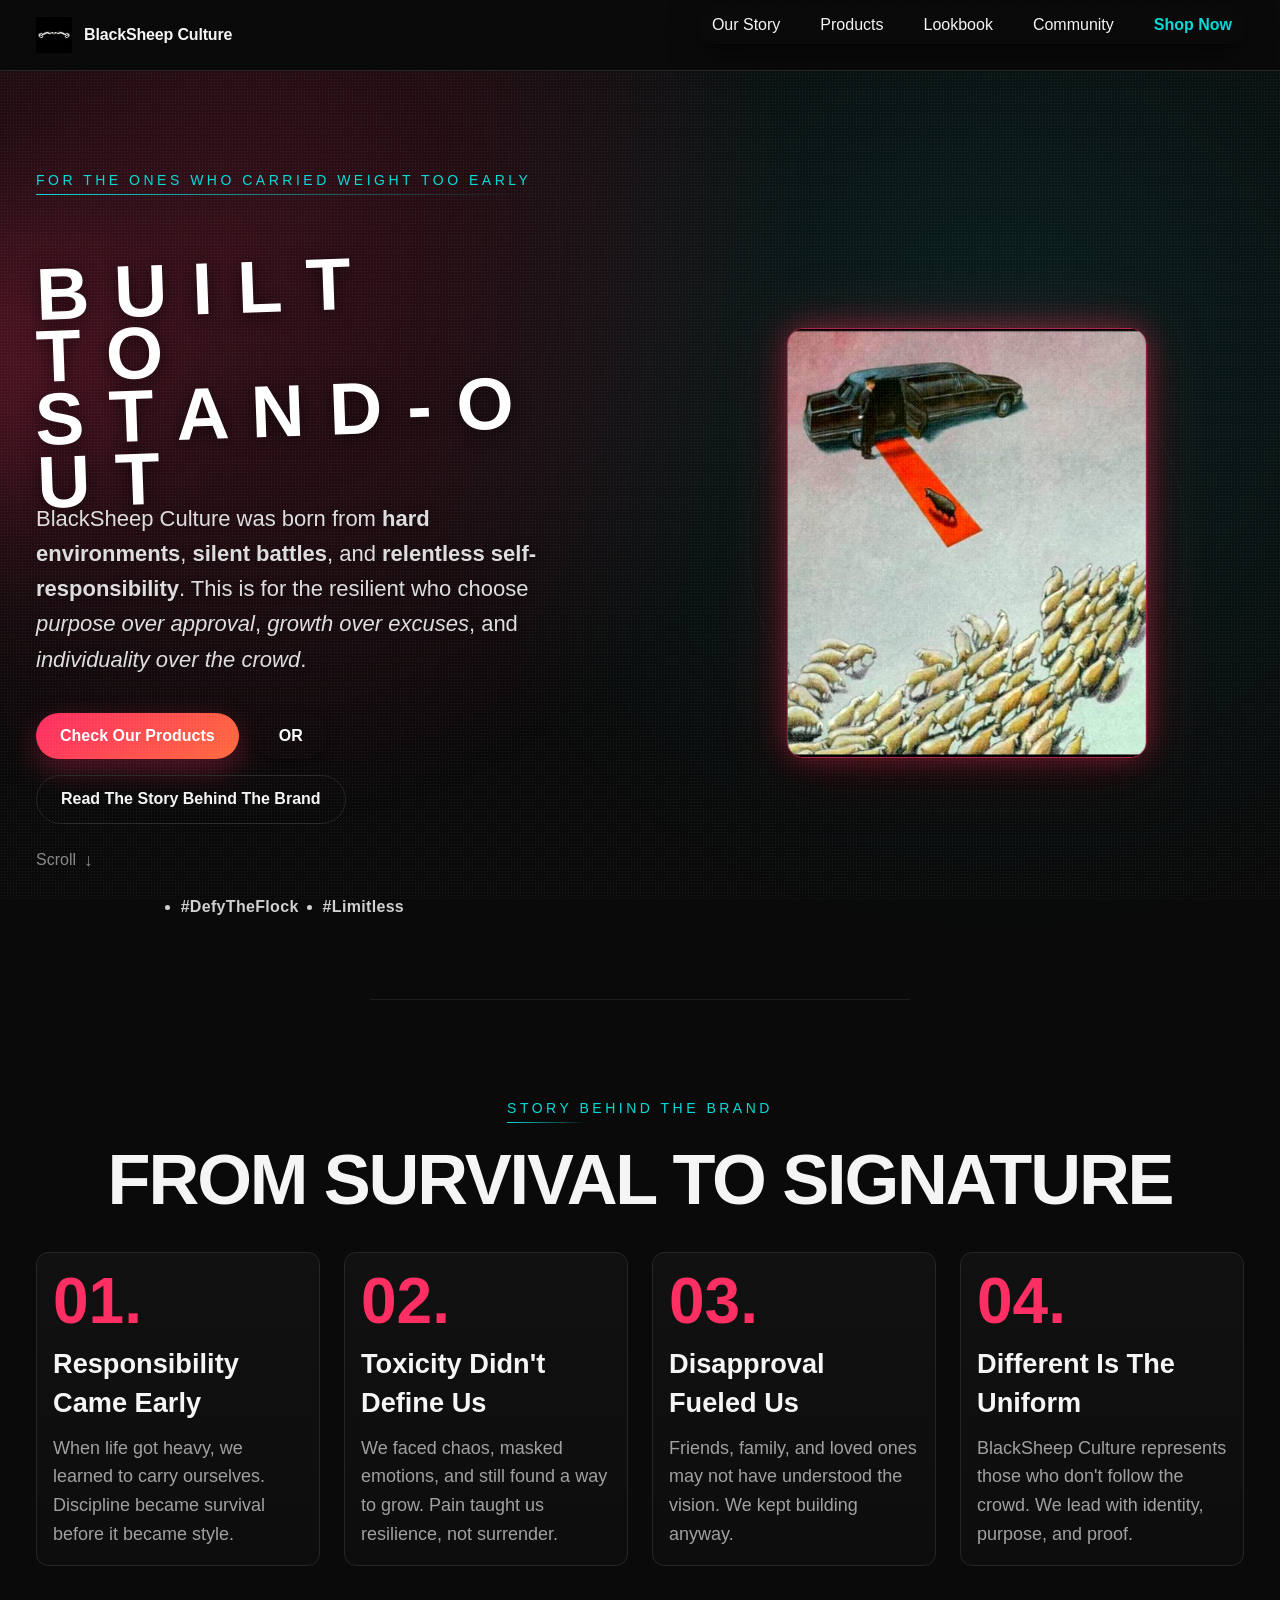
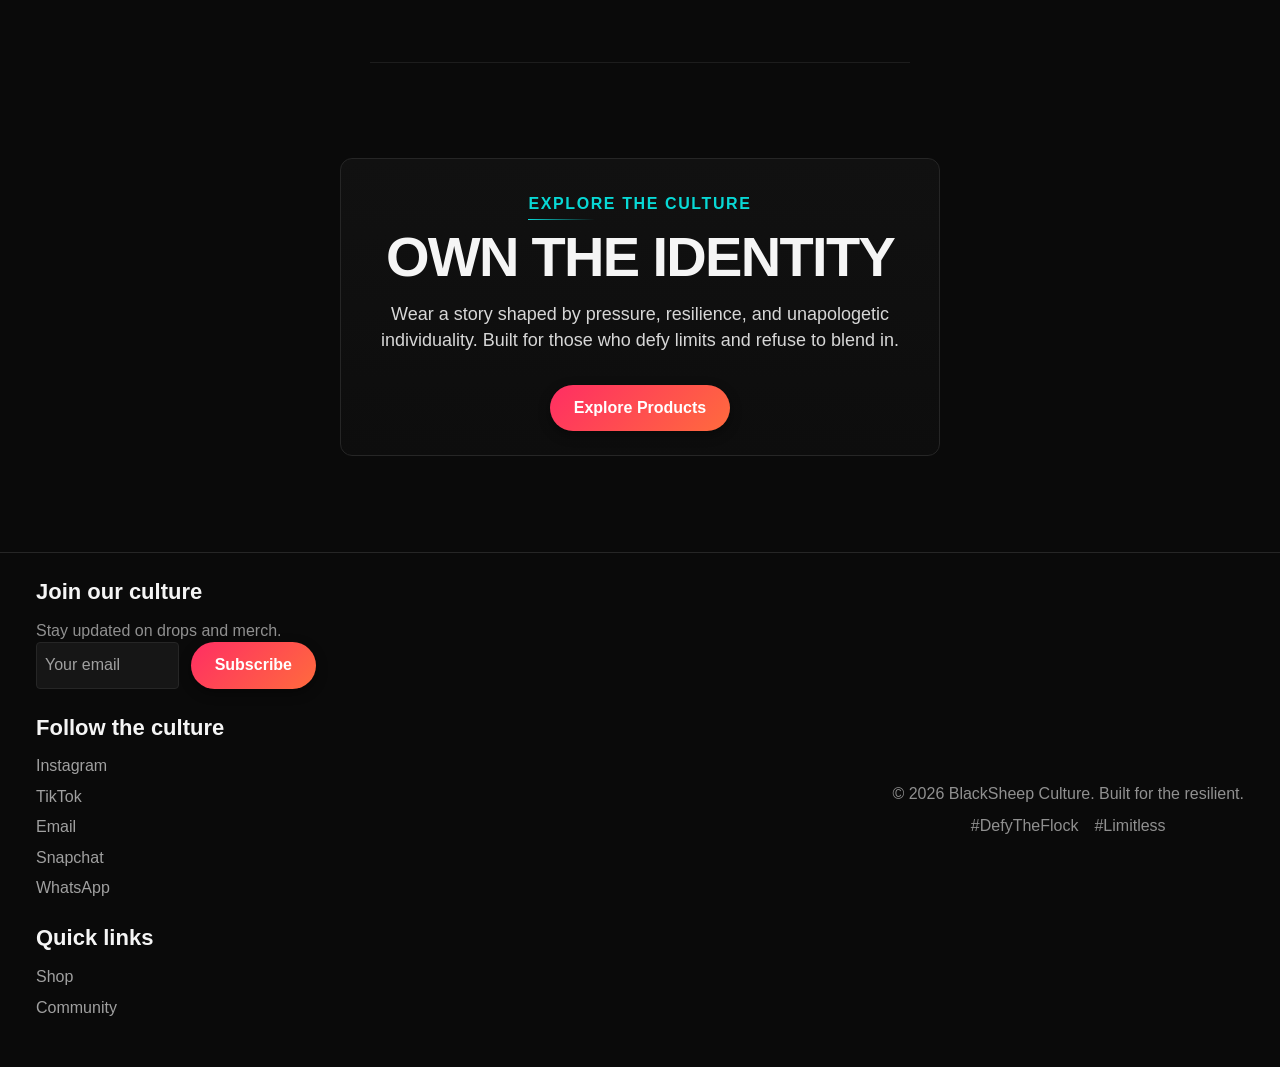
<file: index.html>
<!DOCTYPE html>
<html lang="en">
<head>
  <meta charset="UTF-8" />
  <meta name="viewport" content="width=device-width, initial-scale=1.0" />
  <title>BlackSheep Culture</title>
  <meta name="description" content="BlackSheep Culture - rebellious streetwear for the resilient. Defy the flock. Live limitless." />
  <meta name="keywords" content="streetwear, BlackSheep Culture, resilient fashion, defy the flock, limitless" />
  <meta name="author" content="BlackSheep Culture" />
  <link rel="canonical" href="https://blacksheepculture.com/" />
  <link rel="icon" href="images/logo.png" type="image/png" />
  <meta http-equiv="Content-Security-Policy" content="default-src 'self'; script-src 'self' 'unsafe-inline'; style-src 'self' 'unsafe-inline' https://fonts.googleapis.com; font-src 'self' https://fonts.gstatic.com; img-src 'self' https: data:; connect-src 'self';" />
  <link rel="preconnect" href="https://fonts.googleapis.com" />
  <link rel="preconnect" href="https://fonts.gstatic.com" crossorigin />
  <link href="https://fonts.googleapis.com/css2?family=Anton&family=Inter:wght@400;500;700;800&display=swap" rel="stylesheet" />
  <link rel="stylesheet" href="css/style.css" />
</head>
<body>
  <div class="noise-overlay" aria-hidden="true"></div>
  <header class="site-header">
    <div class="brand">
      <img src="images/logo.png" alt="BlackSheep Culture Logo" class="brand-logo" />
      <span class="brand-name">BlackSheep Culture</span>
    </div>
    <button class="menu-toggle" id="menuToggle" aria-label="Toggle menu" aria-expanded="false" aria-controls="siteNav">☰</button>
    <nav class="site-nav" id="siteNav" aria-label="Main navigation">
      <a href="#story">Our Story</a>
      <a href="products.html">Products</a>
      <a href="lookbook.html">Lookbook</a>
      <a href="social.html">Community</a>
      <a href="products.html" class="nav-cta">Shop Now</a>
    </nav>
  </header>

  <main>
    <section class="hero" id="hero" data-animate>
      <div class="hero-bg-glow" aria-hidden="true"></div>
      <div class="hero-content">
        <p class="eyebrow">FOR THE ONES WHO CARRIED WEIGHT TOO EARLY</p>
        <h1 class="hero-title">
          <span>B U I L T</span>
          <span>T O</span>
          <span>S T A N D - O U T</span>
        </h1>
        <p class="hero-copy">
          BlackSheep Culture was born from <strong>hard environments</strong>, <strong>silent battles</strong>, and <strong>relentless self-responsibility</strong>. This is for the resilient who choose <em>purpose over approval</em>, <em>growth over excuses</em>, and <em>individuality over the crowd</em>.
        </p>
        <div class="hero-actions">
          <a href="products.html" class="btn btn-primary" data-hover>Check Our Products</a>
          <a class="btn btn-prighost" data-hover>OR</a>
          <a href="#story" class="btn btn-ghost" data-hover>Read The Story Behind The Brand</a>
        </div>
        <div class="scroll-hint" aria-hidden="true">
          <span>Scroll</span>
          <span class="scroll-arrow">↓</span>
        </div>
        <ul class="tagline-wrap">
          <li>#DefyTheFlock</li>
          <li>#Limitless</li>
        </ul>
      </div>
      <div class="hero-visual" style="transform: translateX(5%);">
        <div class="ring ring-1" aria-hidden="true"></div>
        <div class="ring ring-2" aria-hidden="true" style="transform: rotate(15deg);"></div>
        <div class="ring ring-3" aria-hidden="true" style="transform: rotate(-10deg);"></div>
        <img src="images/hero.jpg" alt="BlackSheep Culture streetwear campaign portrait" loading="eager" data-tilt class="hero-image" />
      </div>
    </section>

    <section class="story section" id="story">
      <div class="section-head" data-animate>
        <p class="eyebrow">STORY BEHIND THE BRAND</p>
        <h2>From Survival to Signature</h2>
      </div>
      <div class="story-timeline">
        <article class="story-card reveal" data-animate>
          <h3><span class="step-number">01.</span> Responsibility Came Early</h3>
          <p>When life got heavy, we learned to carry ourselves. Discipline became survival before it became style.</p>
        </article>
        <article class="story-card reveal" data-animate>
          <h3><span class="step-number">02.</span> Toxicity Didn't Define Us</h3>
          <p>We faced chaos, masked emotions, and still found a way to grow. Pain taught us resilience, not surrender.</p>
        </article>
        <article class="story-card reveal" data-animate>
          <h3><span class="step-number">03.</span> Disapproval Fueled Us</h3>
          <p>Friends, family, and loved ones may not have understood the vision. We kept building anyway.</p>
        </article>
        <article class="story-card reveal" data-animate>
          <h3><span class="step-number">04.</span> Different Is The Uniform</h3>
          <p>BlackSheep Culture represents those who don't follow the crowd. We lead with identity, purpose, and proof.</p>
        </article>
      </div>
    </section>

    <section class="cta section" id="cta">
      <div class="cta-panel reveal" data-animate>
        <p class="eyebrow">EXPLORE THE CULTURE</p>
        <h2>Own The Identity</h2>
        <p>Wear a story shaped by pressure, resilience, and unapologetic individuality. Built for those who defy limits and refuse to blend in.</p>
        <a href="products.html" class="btn btn-primary">Explore Products</a>
      </div>
    </section>
  </main>

  <footer class="site-footer">
    <div class="footer-content">
      <div class="footer-section">
        <h4>Join our culture</h4>
        <p>Stay updated on drops and merch.</p>
        <form class="newsletter-signup">
          <input type="email" placeholder="Your email" aria-label="Email address">
          <button type="submit" class="btn btn-primary">Subscribe</button>
        </form>
      </div>
      <div class="footer-section">
        <h4>Follow the culture</h4>
        <div class="footer-links">
          <a href="https://instagram.com/theblacksheep_culture" target="_blank">Instagram</a>
          <a href="https://tiktok.com/@theblacksheep_culture" target="_blank">TikTok</a>
          <a href="mailto:theblacksheepculturehq@gmail.com">Email</a>
          <a href="https://www.snapchat.com/add/blacksheep.hq?share_id=zekEpMbD_6A&locale=en-US" target="_blank">Snapchat</a>
          <a href="https://wa.me/2348134608481" target="_blank">WhatsApp</a>
        </div>
      </div>
      <div class="footer-section">
        <h4>Quick links</h4>
        <div class="footer-links">
          <a href="products.html">Shop</a>
          <a href="social.html">Community</a>
        </div>
      </div>
    </div>
    <div class="footer-bottom">
      <p>© 2026 BlackSheep Culture. Built for the resilient.</p>
      <div>
        <span>#DefyTheFlock</span>
        <span>#Limitless</span>
      </div>
    </div>
  </footer>

  <a href="products.html" class="sticky-cta" id="stickyCta" aria-label="Order now">ORDER NOW</a>
  <button class="scroll-to-top" id="scrollToTop" aria-label="Scroll to top">↑</button>

  <script src="js/script.js"></script>
</body>
</html>
</file>
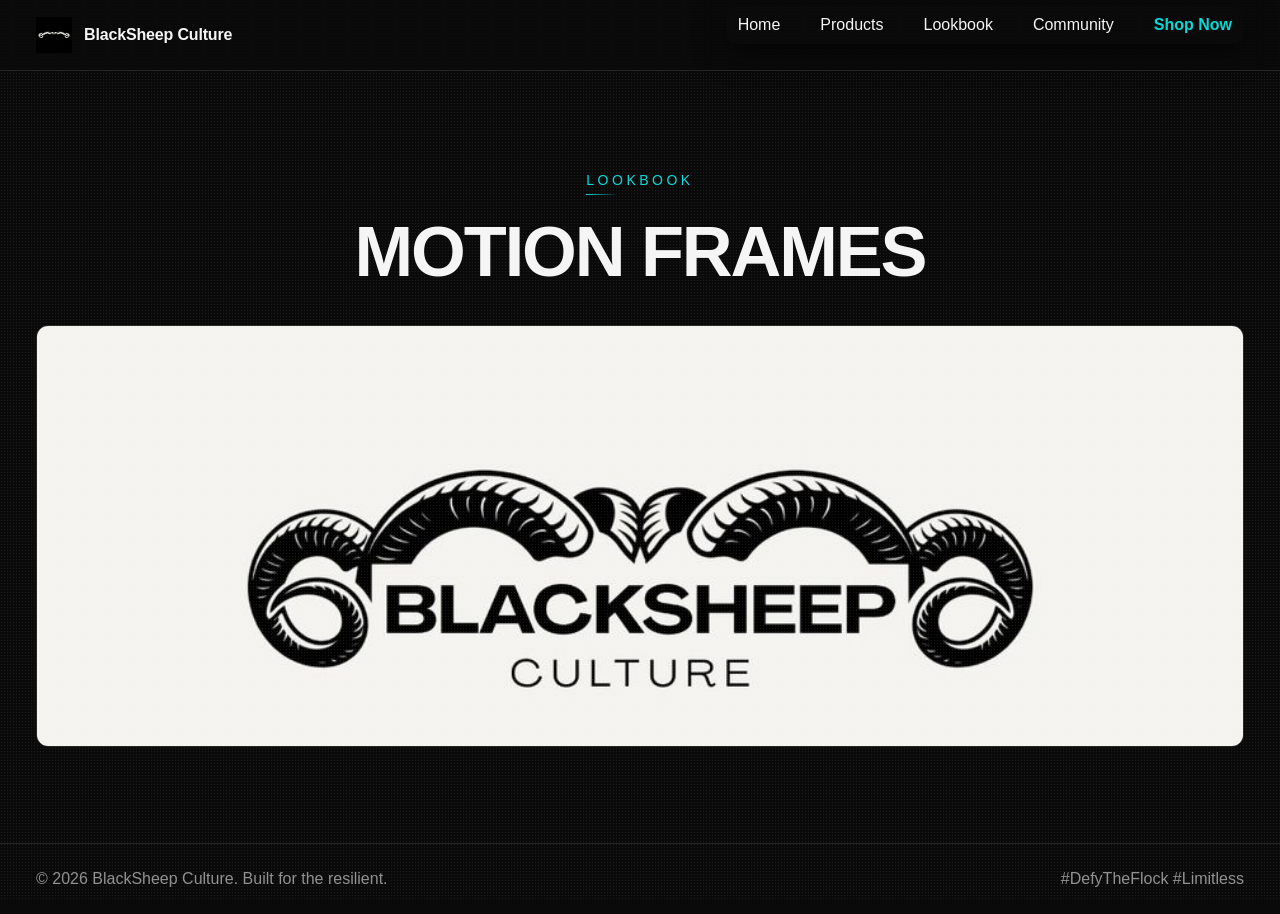
<file: lookbook.html>
<!DOCTYPE html>
<html lang="en">
<head>
  <meta charset="UTF-8" />
  <meta name="viewport" content="width=device-width, initial-scale=1.0" />
  <title>Lookbook - BlackSheep Culture</title>
  <meta name="description" content="BlackSheep Culture - rebellious streetwear for the resilient. Defy the flock. Live limitless." />
  <meta name="keywords" content="streetwear, BlackSheep Culture, resilient fashion, defy the flock, limitless" />
  <meta name="author" content="BlackSheep Culture" />
  <link rel="canonical" href="https://blacksheepculture.com/lookbook" />
  <link rel="icon" href="images/logo.png" type="image/png" />
  <meta http-equiv="Content-Security-Policy" content="default-src 'self'; script-src 'self' 'unsafe-inline'; style-src 'self' 'unsafe-inline' https://fonts.googleapis.com; font-src 'self' https://fonts.gstatic.com; img-src 'self' https: data:; connect-src 'self';" />
  <link rel="preconnect" href="https://fonts.googleapis.com" />
  <link rel="preconnect" href="https://fonts.gstatic.com" crossorigin />
  <link href="https://fonts.googleapis.com/css2?family=Anton&family=Inter:wght@400;500;700;800&display=swap" rel="stylesheet" />
  <link rel="stylesheet" href="css/style.css" />
</head>
<body>
  <div class="noise-overlay" aria-hidden="true"></div>
  <header class="site-header">
    <div class="brand">
      <img src="images/logo.png" alt="BlackSheep Culture Logo" class="brand-logo" />
      <span class="brand-name">BlackSheep Culture</span>
    </div>
    <button class="menu-toggle" id="menuToggle" aria-label="Toggle menu" aria-expanded="false" aria-controls="siteNav">☰</button>
    <nav class="site-nav" id="siteNav" aria-label="Main navigation">
      <a href="index.html">Home</a>
      <a href="products.html">Products</a>
      <a href="lookbook.html">Lookbook</a>
      <a href="social.html">Community</a>
      <a href="products.html" class="nav-cta">Shop Now</a>
    </nav>
  </header>

  <main>
    <section class="lookbook section" id="lookbook">
      <div class="section-head" data-animate>
        <p class="eyebrow">LOOKBOOK</p>
        <h2>Motion Frames</h2>
      </div>
      <div class="lookbook-slider reveal" data-animate>
        <div class="slides">
          <article class="slide active">
            <img src="images/lookbook2.jpg" alt="BlackSheep Culture streetwear lookbook frame" loading="lazy" />
          </article>
        </div>
      </div>
    </section>
  </main>

  <footer class="site-footer">
    <p>© 2026 BlackSheep Culture. Built for the resilient.</p>
    <div>
      <span>#DefyTheFlock</span>
      <span>#Limitless</span>
    </div>
  </footer>

  <button class="scroll-to-top" id="scrollToTop" aria-label="Scroll to top">↑</button>
  <script src="js/script.js"></script>
</body>
</html>
</file>
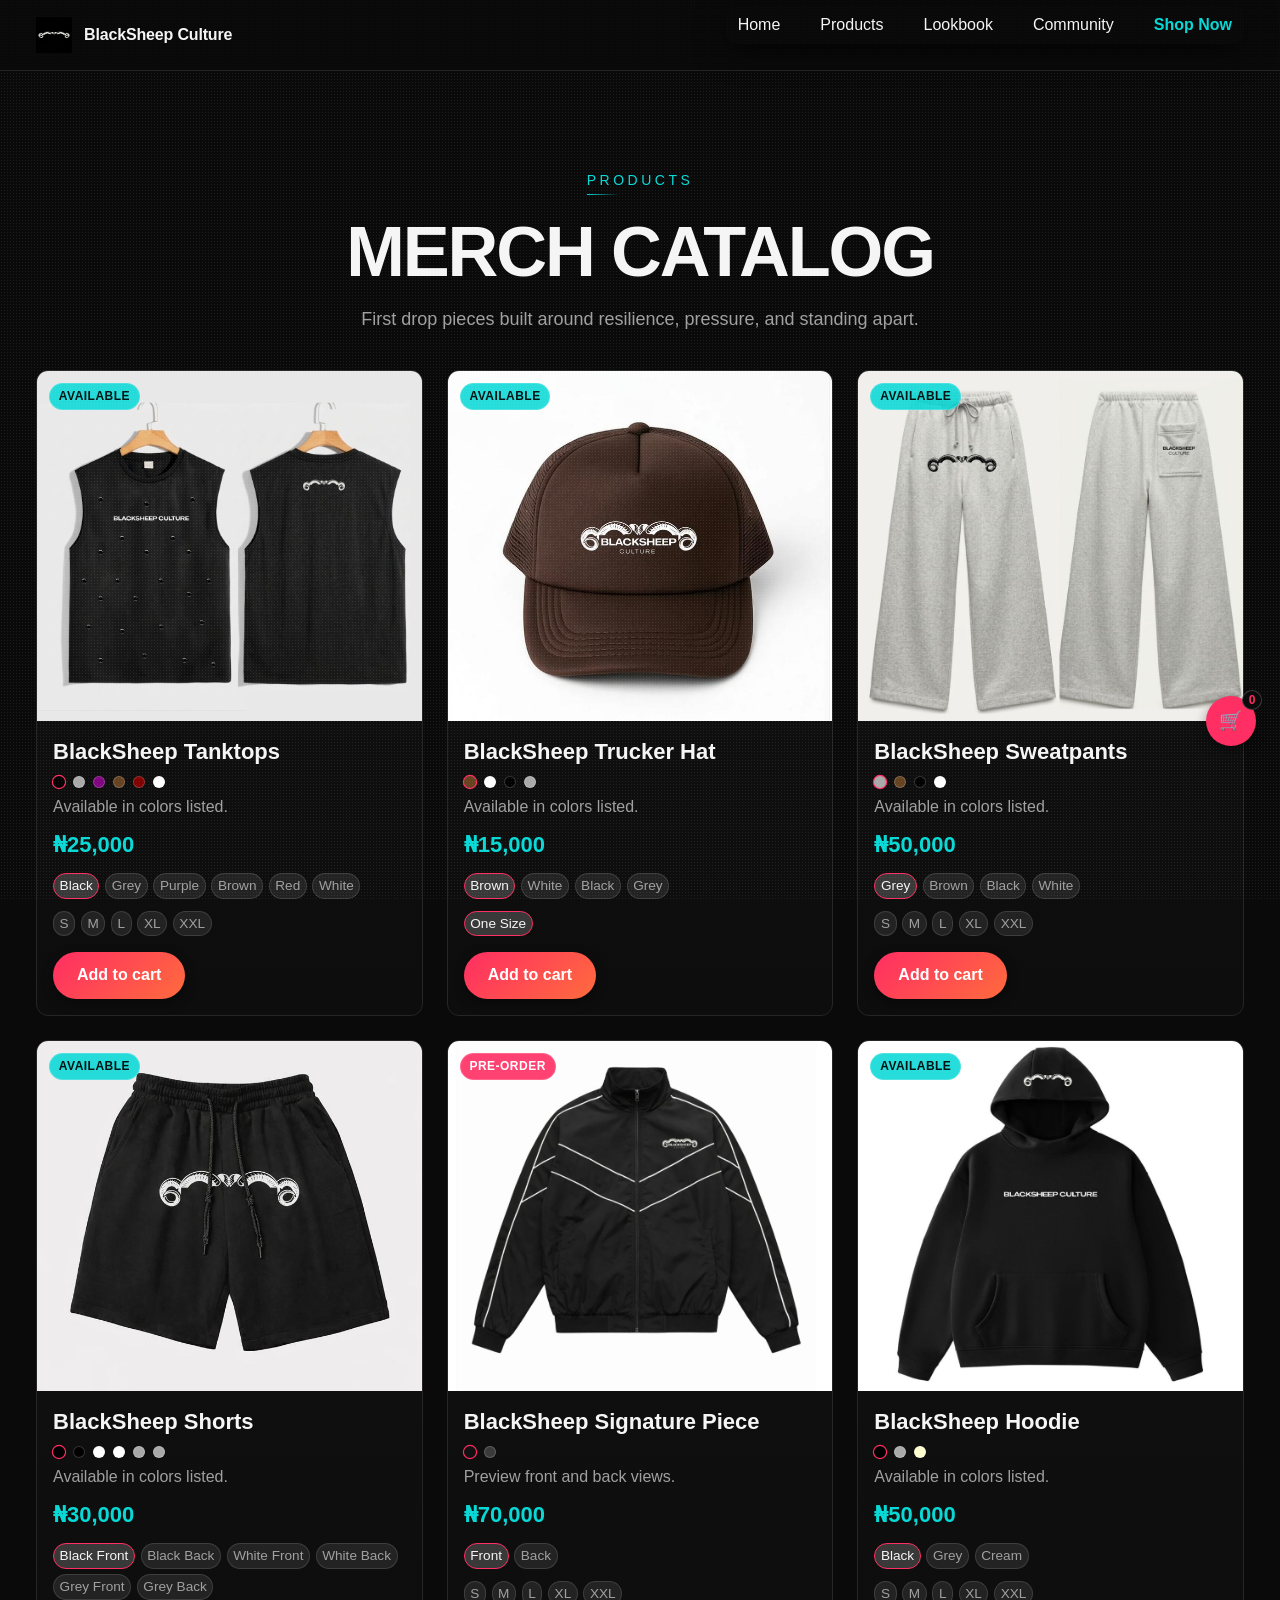
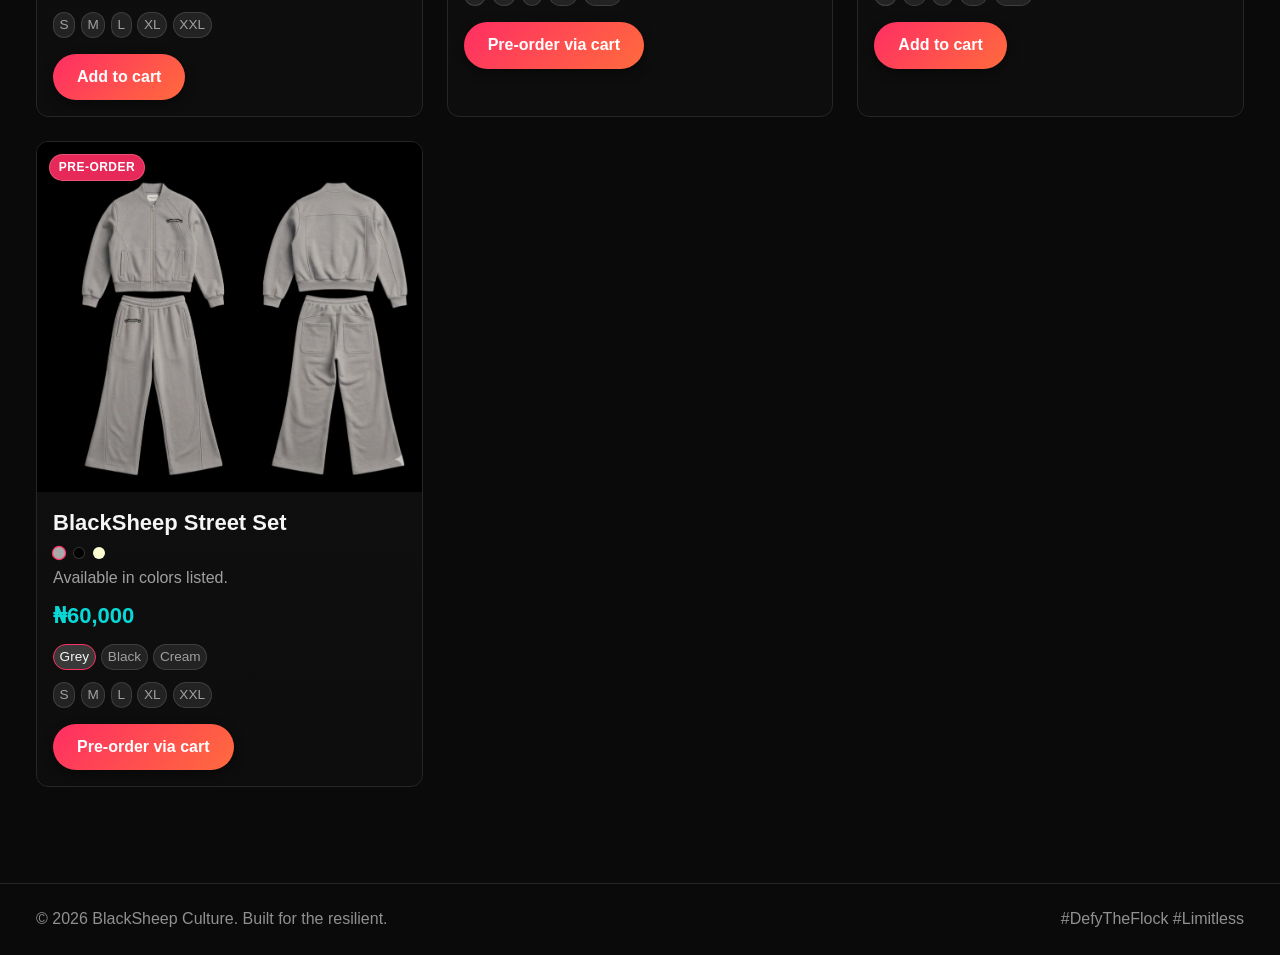
<file: products.html>
<!DOCTYPE html>
<html lang="en">
<head>
  <meta charset="UTF-8" />
  <meta name="viewport" content="width=device-width, initial-scale=1.0" />
  <title>Products - BlackSheep Culture</title>
  <meta name="description" content="BlackSheep Culture - rebellious streetwear for the resilient. Defy the flock. Live limitless." />
  <meta name="keywords" content="streetwear, BlackSheep Culture, resilient fashion, defy the flock, limitless" />
  <meta name="author" content="BlackSheep Culture" />
  <link rel="canonical" href="https://blacksheepculture.com/products" />
  <link rel="icon" href="images/logo.png" type="image/png" />
  <meta http-equiv="Content-Security-Policy" content="default-src 'self'; script-src 'self' 'unsafe-inline'; style-src 'self' 'unsafe-inline' https://fonts.googleapis.com; font-src 'self' https://fonts.gstatic.com; img-src 'self' https: data:; connect-src 'self';" />
  <link rel="preconnect" href="https://fonts.googleapis.com" />
  <link rel="preconnect" href="https://fonts.gstatic.com" crossorigin />
  <link href="https://fonts.googleapis.com/css2?family=Anton&family=Inter:wght@400;500;700;800&display=swap" rel="stylesheet" />
  <link rel="stylesheet" href="css/style.css" />
</head>
<body>
  <div class="noise-overlay" aria-hidden="true"></div>
  <header class="site-header">
    <div class="brand">
      <img src="images/logo.png" alt="BlackSheep Culture Logo" class="brand-logo" />
      <span class="brand-name">BlackSheep Culture</span>
    </div>
    <button class="menu-toggle" id="menuToggle" aria-label="Toggle menu" aria-expanded="false" aria-controls="siteNav">☰</button>
    <nav class="site-nav" id="siteNav" aria-label="Main navigation">
      <a href="index.html">Home</a>
      <a href="products.html">Products</a>
      <a href="lookbook.html">Lookbook</a>
      <a href="social.html">Community</a>
      <a href="products.html" class="nav-cta">Shop Now</a>
    </nav>
  </header>

  <main>
    <section class="drop section" id="drop">
      <div class="section-head" data-animate>
        <p class="eyebrow">PRODUCTS</p>
        <h2>Merch Catalog</h2>
        <p class="section-intro">First drop pieces built around resilience, pressure, and standing apart.</p>
      </div>
      <div class="product-grid">
        <article class="product-card reveal" data-animate data-tilt data-product="1" data-stock="available" data-stock-label="Available" data-sizes="S|M|L|XL|XXL" data-variant-labels="Black|Grey|Purple|Brown|Red|White">
          <div class="product-image-container">
            <img src="images/product1.jpg" alt="BlackSheep Tanktops in black" loading="lazy" />
            <span class="product-status">Available</span>
            <button class="product-prev" aria-label="Previous variant">‹</button>
            <button class="product-next" aria-label="Next variant">›</button>
          </div>
          <div class="product-info">
            <h3>BlackSheep Tanktops</h3>
            <div class="variant-dots"></div>
            <p>Available in colors listed.</p>
            <span class="product-price">₦25,000</span>
            <div class="variant-selector" role="radiogroup" aria-label="Choose color"></div>
            <div class="size-selector" role="radiogroup" aria-label="Choose size"></div>
            <button class="btn btn-primary cart-add" type="button">Add to cart</button>
          </div>
        </article>

        <article class="product-card reveal" data-animate data-tilt data-product="2" data-stock="available" data-stock-label="Available" data-sizes="One Size" data-variant-labels="Brown|White|Black|Grey">
          <div class="product-image-container">
            <img src="images/product2.jpg" alt="BlackSheep Trucker Hat in brown" loading="lazy" />
            <span class="product-status">Available</span>
            <button class="product-prev" aria-label="Previous variant">‹</button>
            <button class="product-next" aria-label="Next variant">›</button>
          </div>
          <div class="product-info">
            <h3>BlackSheep Trucker Hat</h3>
            <div class="variant-dots"></div>
            <p>Available in colors listed.</p>
            <span class="product-price">₦15,000</span>
            <div class="variant-selector" role="radiogroup" aria-label="Choose color"></div>
            <div class="size-selector" role="radiogroup" aria-label="Choose size"></div>
            <button class="btn btn-primary cart-add" type="button">Add to cart</button>
          </div>
        </article>

        <article class="product-card reveal" data-animate data-tilt data-product="3" data-stock="available" data-stock-label="Available" data-sizes="S|M|L|XL|XXL" data-variant-labels="Grey|Brown|Black|White">
          <div class="product-image-container">
            <img src="images/product3.jpg" alt="BlackSheep Sweatpants in grey" loading="lazy" />
            <span class="product-status">Available</span>
            <button class="product-prev" aria-label="Previous variant">‹</button>
            <button class="product-next" aria-label="Next variant">›</button>
          </div>
          <div class="product-info">
            <h3>BlackSheep Sweatpants</h3>
            <div class="variant-dots"></div>
            <p>Available in colors listed.</p>
            <span class="product-price">₦50,000</span>
            <div class="variant-selector" role="radiogroup" aria-label="Choose color"></div>
            <div class="size-selector" role="radiogroup" aria-label="Choose size"></div>
            <button class="btn btn-primary cart-add" type="button">Add to cart</button>
          </div>
        </article>

        <article class="product-card reveal" data-animate data-tilt data-product="4" data-stock="available" data-stock-label="Available" data-sizes="S|M|L|XL|XXL" data-variant-labels="Black Front|Black Back|White Front|White Back|Grey Front|Grey Back">
          <div class="product-image-container">
            <img src="images/product4.jpg" alt="BlackSheep Shorts in black, front view" loading="lazy" />
            <span class="product-status">Available</span>
            <button class="product-prev" aria-label="Previous variant">‹</button>
            <button class="product-next" aria-label="Next variant">›</button>
          </div>
          <div class="product-info">
            <h3>BlackSheep Shorts</h3>
            <div class="variant-dots"></div>
            <p>Available in colors listed.</p>
            <span class="product-price">₦30,000</span>
            <div class="variant-selector" role="radiogroup" aria-label="Choose color view"></div>
            <div class="size-selector" role="radiogroup" aria-label="Choose size"></div>
            <button class="btn btn-primary cart-add" type="button">Add to cart</button>
          </div>
        </article>

        <article class="product-card reveal" data-animate data-tilt data-product="5" data-stock="preorder" data-stock-label="Pre-order" data-sizes="S|M|L|XL|XXL" data-variant-kind="view" data-variant-labels="Front|Back">
          <div class="product-image-container">
            <img src="images/product5.jpg" alt="BlackSheep Signature Piece front view" loading="lazy" />
            <span class="product-status product-status--preorder">Pre-order</span>
            <button class="product-prev" aria-label="Previous view">‹</button>
            <button class="product-next" aria-label="Next view">›</button>
          </div>
          <div class="product-info">
            <h3>BlackSheep Signature Piece</h3>
            <div class="variant-dots"></div>
            <p>Preview front and back views.</p>
            <span class="product-price">₦70,000</span>
            <div class="variant-selector" role="radiogroup" aria-label="Choose view"></div>
            <div class="size-selector" role="radiogroup" aria-label="Choose size"></div>
            <button class="btn btn-primary cart-add" type="button">Add to cart</button>
          </div>
        </article>

        <article class="product-card reveal" data-animate data-tilt data-product="6" data-stock="available" data-stock-label="Available" data-sizes="S|M|L|XL|XXL" data-variant-labels="Black|Grey|Cream">
          <div class="product-image-container">
            <img src="images/product6.jpg" alt="BlackSheep Hoodie in black" loading="lazy" />
            <span class="product-status">Available</span>
            <button class="product-prev" aria-label="Previous variant">‹</button>
            <button class="product-next" aria-label="Next variant">›</button>
          </div>
          <div class="product-info">
            <h3>BlackSheep Hoodie</h3>
            <div class="variant-dots"></div>
            <p>Available in colors listed.</p>
            <span class="product-price">₦50,000</span>
            <div class="variant-selector" role="radiogroup" aria-label="Choose color"></div>
            <div class="size-selector" role="radiogroup" aria-label="Choose size"></div>
            <button class="btn btn-primary cart-add" type="button">Add to cart</button>
          </div>
        </article>

        <article class="product-card reveal" data-animate data-tilt data-product="7" data-stock="preorder" data-stock-label="Pre-order" data-sizes="S|M|L|XL|XXL" data-variant-labels="Grey|Black|Cream">
          <div class="product-image-container">
            <img src="images/product7.jpg" alt="BlackSheep Street Set in grey" loading="lazy" />
            <span class="product-status product-status--preorder">Pre-order</span>
            <button class="product-prev" aria-label="Previous variant">‹</button>
            <button class="product-next" aria-label="Next variant">›</button>
          </div>
          <div class="product-info">
            <h3>BlackSheep Street Set</h3>
            <div class="variant-dots"></div>
            <p>Available in colors listed.</p>
            <span class="product-price">₦60,000</span>
            <div class="variant-selector" role="radiogroup" aria-label="Choose color"></div>
            <div class="size-selector" role="radiogroup" aria-label="Choose size"></div>
            <button class="btn btn-primary cart-add" type="button">Add to cart</button>
          </div>
        </article>
      </div>
    </section>
  </main>

  <footer class="site-footer">
    <p>© 2026 BlackSheep Culture. Built for the resilient.</p>
    <div>
      <span>#DefyTheFlock</span>
      <span>#Limitless</span>
    </div>
  </footer>

  <button class="cart-toggle" id="cartToggle" aria-label="Open cart">
    <span class="cart-count" id="cartCount">0</span>
    🛒
  </button>

  <div class="cart-panel" id="cartPanel" aria-hidden="true">
    <div class="cart-header">
      <h2>Your Cart</h2>
      <button class="cart-close" id="cartClose" aria-label="Close cart">×</button>
    </div>
    <div class="cart-body" id="cartBody">
      <p class="cart-empty">No items yet. Add something cool.</p>
    </div>
    <div class="cart-footer">
      <p class="cart-note">Orders confirm via WhatsApp. Delivery details are handled after checkout.</p>
      <div class="cart-summary">
        <span>Total</span>
        <span id="cartTotal">₦0</span>
      </div>
      <button class="btn btn-primary" id="checkoutBtn" type="button">Checkout via WhatsApp</button>
    </div>
  </div>

  <button class="scroll-to-top" id="scrollToTop" aria-label="Scroll to top">↑</button>
  <script src="js/script.js"></script>
</body>
</html>
</file>
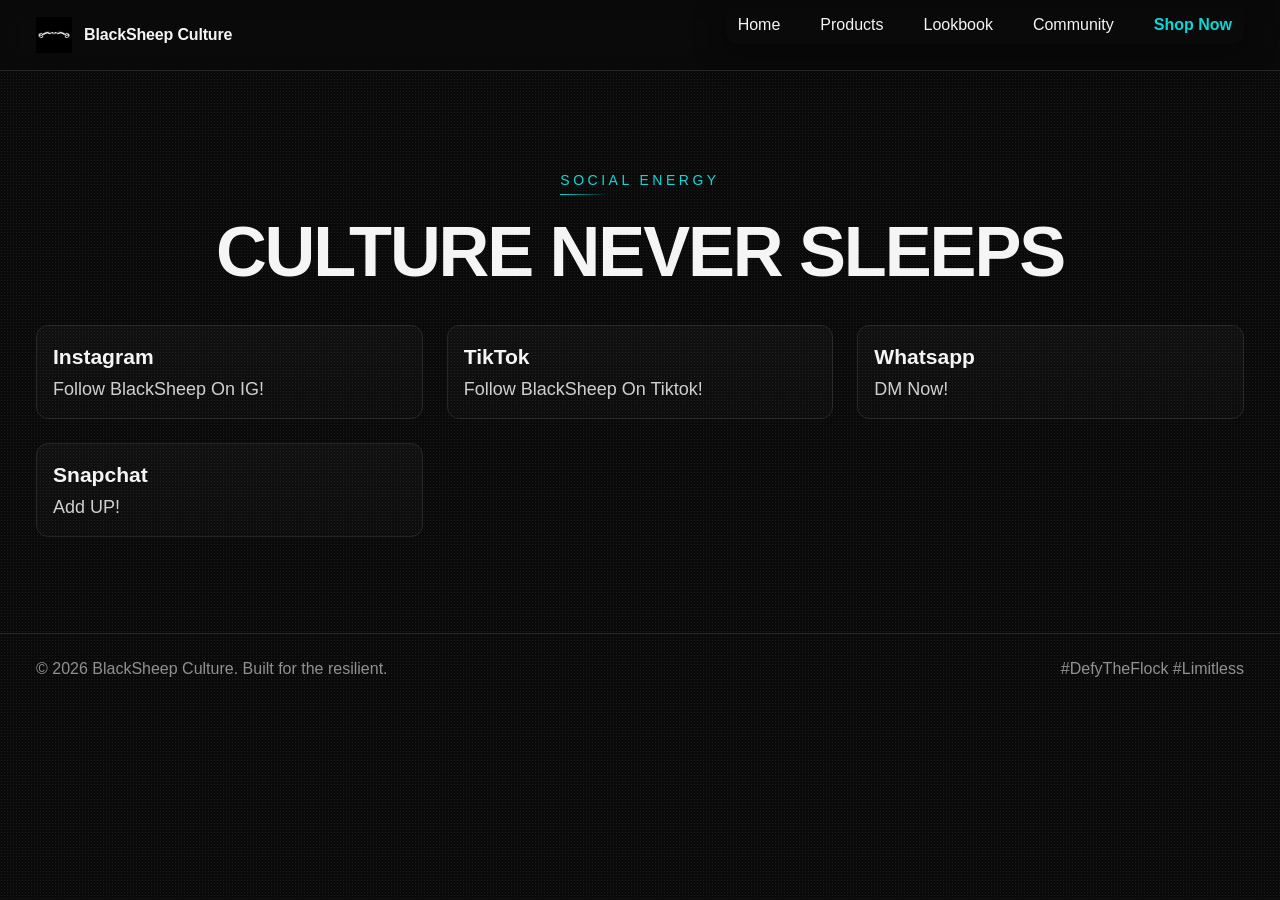
<file: social.html>
<!DOCTYPE html>
<html lang="en">
<head>
  <meta charset="UTF-8" />
  <meta name="viewport" content="width=device-width, initial-scale=1.0" />
  <title>Community - BlackSheep Culture</title>
  <meta name="description" content="BlackSheep Culture — rebellious streetwear for the resilient. Defy the flock. Live limitless." />
  <meta name="keywords" content="streetwear, BlackSheep Culture, resilient fashion, defy the flock, limitless" />
  <meta name="author" content="BlackSheep Culture" />
  <link rel="canonical" href="https://blacksheepculture.com/social" />
  <link rel="icon" href="images/logo.png" type="image/png" />

  <meta http-equiv="Content-Security-Policy" content="default-src 'self'; script-src 'self' 'unsafe-inline'; style-src 'self' 'unsafe-inline' https://fonts.googleapis.com; font-src 'self' https://fonts.gstatic.com; img-src 'self' https: data:; connect-src 'self';" />
  <link rel="preconnect" href="https://fonts.googleapis.com" />
  <link rel="preconnect" href="https://fonts.gstatic.com" crossorigin />
  <link href="https://fonts.googleapis.com/css2?family=Anton&family=Inter:wght@400;500;700;800&display=swap" rel="stylesheet" />
  <link rel="stylesheet" href="css/style.css" />
</head>
<body>
  <div class="noise-overlay" aria-hidden="true"></div>
    <header class="site-header">
      <div class="brand">
        <img src="images/logo.png" alt="BlackSheep Culture Logo" class="brand-logo" />
        <span class="brand-name">BlackSheep Culture</span>
      </div>
      <button class="menu-toggle" id="menuToggle" aria-label="Toggle menu" aria-expanded="false" aria-controls="siteNav">☰</button>
      <nav class="site-nav" id="siteNav" aria-label="Main navigation">
        <a href="index.html">Home</a>
        <a href="products.html">Products</a>
        <a href="lookbook.html">Lookbook</a>
        <a href="social.html">Community</a>
        <a href="products.html" class="nav-cta">Shop Now</a>
      </nav>
    </header>

  <main>
    <section class="social section" id="social">
      <div class="section-head" data-animate>
        <p class="eyebrow">SOCIAL ENERGY</p>
        <h2>Culture Never Sleeps</h2>
      </div>
      <div class="social-grid">
        <a href="https://instagram.com/theblacksheep_culture" class="social-card reveal" data-animate>
          <h3>Instagram</h3>
          <p>Follow BlackSheep On IG!</p>
        </a>
        <a href="https://tiktok.com/@theblacksheep_culture" class="social-card reveal" data-animate>
          <h3>TikTok</h3>
          <p>Follow BlackSheep On Tiktok!</p>
        </a>
        <a href="https://wa.me/2348134608481" class="social-card reveal" data-animate>
          <h3>Whatsapp</h3>
          <p>DM Now!</p>
        </a>
        <a href="https://www.snapchat.com/add/blacksheep.hq?share_id=zekEpMbD_6A&locale=en-US" class="social-card reveal" data-animate>
          <h3>Snapchat</h3>
          <p>Add UP!</p>
        </a>
      </div>
    </section>
  </main>

  <footer class="site-footer">
    <p>© 2026 BlackSheep Culture. Built for the resilient.</p>
    <div>
      <span>#DefyTheFlock</span>
      <span>#Limitless</span>
    </div>
  </footer>

  <button class="scroll-to-top" id="scrollToTop" aria-label="Scroll to top">↑</button>

  <script src="js/script.js"></script>
</body>
</html>
</file>
<file: css/style.css>
@layer tokens, reset, base, layout, components, utilities, animations;

@layer tokens {
  :root {
    /* Core Colors */
    --bg: #0a0a0a;
    --bg-soft: #121212;
    --text: #f5f5f5;
    --muted: #a0a0a0;
    --accent: #ff2e63;
    --accent-2: #08d9d6;
    --line: #262626;
    
    /* Surface Elevation */
    --surface-1: #111111;
    --surface-2: #161616;
    --surface-3: #1a1a1a;
    
    /* Refined Spacing Scale with Golden Ratio Influence */
    --space-1: 0.5rem;   /* 8px */
    --space-2: 0.75rem;  /* 12px */
    --space-3: 1rem;     /* 16px */
    --space-4: 1.5rem;   /* 24px */
    --space-5: 2.25rem;  /* 36px */
    --space-6: 3.375rem; /* 54px */
    --space-8: 4rem;     /* 64px */
    --space-10: 5rem;    /* 80px */
    --space-12: 6rem;    /* 96px */
    --space-16: 8rem;    /* 128px */
    
    /* Refined Fluid Typography with Better Line Heights */
    --text-xs: clamp(0.75rem, 0.7rem + 0.25vw, 0.875rem);
    --text-sm: clamp(0.875rem, 0.8rem + 0.35vw, 1rem);
    --text-base: clamp(1rem, 0.9rem + 0.5vw, 1.125rem);
    --text-lg: clamp(1.125rem, 1rem + 0.65vw, 1.375rem);
    --text-xl: clamp(1.25rem, 1.1rem + 0.75vw, 1.75rem);
    --text-2xl: clamp(1.5rem, 1.2rem + 1.5vw, 2.5rem);
    --text-3xl: clamp(2rem, 1.5rem + 2.5vw, 4rem);
    --text-4xl: clamp(2.5rem, 1.8rem + 3.5vw, 6rem);
    
    /* Line Heights for Readability */
    --lh-tight: 1.1;
    --lh-normal: 1.4;
    --lh-relaxed: 1.6;
    --lh-loose: 1.8;
    
    /* Animation Easings */
    --ease-out-expo: cubic-bezier(0.16, 1, 0.3, 1);
    --ease-out-quart: cubic-bezier(0.25, 1, 0.5, 1);
    --ease-in-out-sine: cubic-bezier(0.37, 0, 0.63, 1);
    --ease-spring: cubic-bezier(0.34, 1.56, 0.64, 1);
    
    /* Animation Durations */
    --duration-fast: 150ms;
    --duration-base: 300ms;
    --duration-slow: 500ms;
    --duration-slower: 800ms;
    
    /* Shadows */
    --shadow-sm: 0 1px 2px rgba(0, 0, 0, 0.3);
    --shadow-md: 0 4px 12px rgba(0, 0, 0, 0.4);
    --shadow-lg: 0 8px 30px rgba(0, 0, 0, 0.5);
    --shadow-xl: 0 16px 50px rgba(0, 0, 0, 0.6);
    --shadow-glow: 0 0 40px rgba(255, 46, 99, 0.15);
    
    /* Z-Index Scale */
    --z-base: 0;
    --z-above: 10;
    --z-nav: 100;
    --z-overlay: 200;
    --z-modal: 300;
  }
}

@layer reset {
  *, *::before, *::after {
    box-sizing: border-box;
    margin: 0;
    padding: 0;
  }
  
  html {
    -webkit-text-size-adjust: 100%;
    -webkit-font-smoothing: antialiased;
    -moz-osx-font-smoothing: grayscale;
  }
  
  img, picture, video, canvas, svg {
    display: block;
    max-width: 100%;
  }
  
  input, button, textarea, select {
    font: inherit;
  }
  
  p, h1, h2, h3, h4, h5, h6 {
    overflow-wrap: break-word;
  }
  
  #root, #__next {
    isolation: isolate;
  }
}

@layer base {
  html {
    scroll-behavior: smooth;
  }
  
  body {
    background: var(--bg);
    color: var(--text);
    font-family: "Inter", sans-serif;
    font-size: var(--text-base);
    line-height: var(--lh-normal);
    overflow-x: hidden;
    opacity: 0;
    animation: fadeIn var(--duration-slower) var(--ease-out-expo) forwards;
  }
  
  /* Reduced motion support */
  @media (prefers-reduced-motion: reduce) {
    html {
      scroll-behavior: auto;
    }
    
    *, *::before, *::after {
      animation-duration: 0.01ms !important;
      animation-iteration-count: 1 !important;
      transition-duration: 0.01ms !important;
    }
  }
  
  /* Focus styles */
  :focus-visible {
    outline: 2px solid var(--accent-2);
    outline-offset: 4px;
    box-shadow: 0 0 8px rgba(8, 217, 214, 0.3);
  }
  
  /* Selection */
  ::selection {
    background: var(--accent);
    color: #000;
  }
}

.noise-overlay {
  position: fixed;
  inset: 0;
  pointer-events: none;
  opacity: 0.08;
  background-image: radial-gradient(#ffffff 0.5px, transparent 0.5px);
  background-size: 3px 3px;
  z-index: 2;
}

@layer components {
  /* Header & Navigation */
  .site-header {
    position: sticky;
    top: 0;
    z-index: var(--z-nav);
    backdrop-filter: blur(12px);
    background: rgba(10, 10, 10, 0.75);
    border-bottom: 1px solid var(--line);
    display: flex;
    justify-content: space-between;
    align-items: center;
    padding: var(--space-2) var(--space-3);
    transition: transform var(--duration-base) var(--ease-out-expo);
  }
  
  .site-header.hidden {
    transform: translateY(-100%);
  }

  .brand {
    display: flex;
    align-items: center;
    gap: var(--space-2);
    font-weight: 800;
    transition: transform var(--duration-fast) var(--ease-out-expo);
  }
  
  .brand:hover {
    transform: scale(1.02);
  }

  .brand-logo {
    width: 2.25rem;
    height: 2.25rem;
    transition: transform var(--duration-base) var(--ease-out-expo);
  }
  
  .brand:hover .brand-logo {
    transform: scale(1.05);
  }

  .brand-name {
    font-size: var(--text-sm);
    letter-spacing: -0.01em;
  }

  .menu-toggle {
    background: transparent;
    border: 1px solid var(--line);
    color: var(--text);
    padding: var(--space-1) var(--space-2);
    border-radius: 8px;
    cursor: pointer;
    transition: all var(--duration-fast) var(--ease-out-expo);
  }
  
  .menu-toggle:hover {
    border-color: var(--accent);
    background: rgba(255, 46, 99, 0.1);
  }

  .site-nav {
    position: absolute;
    top: 64px;
    right: var(--space-3);
    background: var(--surface-2);
    border: 1px solid var(--line);
    border-radius: 12px;
    display: none;
    flex-direction: column;
    min-width: 200px;
    box-shadow: var(--shadow-lg);
    opacity: 1;
    transform: translateY(-10px);
    transition: opacity var(--duration-base) var(--ease-out-expo),
                transform var(--duration-base) var(--ease-out-expo);
  }
  
  .site-nav.show {
    display: flex;
    opacity: 1;
    transform: translateY(0);
  }

  .site-nav a {
    color: var(--text);
    text-decoration: none;
    padding: var(--space-2) var(--space-3);
    border-bottom: 1px solid var(--line);
    font-size: var(--text-sm);
    position: relative;
    overflow: hidden;
    transition: background var(--duration-fast) var(--ease-out-expo), color var(--duration-fast) var(--ease-out-expo);
  }
  
  .site-nav a::before {
    content: '';
    position: absolute;
    left: 50%;
    bottom: 0;
    height: 2px;
    width: 0;
    background: var(--accent-2);
    transform: translateX(-50%);
    transition: width var(--duration-fast) var(--ease-out-expo);
  }
  
  .site-nav a:hover::before,
  .site-nav a.active::before {
    width: 80%;
  }
  
  .site-nav a:focus-visible {
    outline: 2px solid var(--accent);
    outline-offset: -2px;
  }
  
  .site-nav a:hover {
    background: rgba(255, 255, 255, 0.03);
    color: var(--accent-2);
  }

  .site-nav a:last-child {
    border-bottom: 0;
  }

  .nav-cta {
    color: var(--accent-2) !important;
    font-weight: 700;
  }

  /* Hero Section */
  .hero {
    min-height: 100vh;
    display: grid;
    grid-template-columns: 1fr;
    gap: var(--space-8);
    align-items: center;
    padding: var(--space-8) var(--space-4);
    position: relative;
    contain: layout style paint;
  }

  .hero-bg-glow {
    position: absolute;
    width: 500px;
    height: 500px;
    border-radius: 50%;
    background: radial-gradient(circle, rgba(255,46,99,0.25), transparent 60%);
    filter: blur(60px);
    top: 5%;
    left: -20%;
    z-index: 0;
    animation: pulse-glow 8s var(--ease-in-out-sine) infinite;
  }

  .hero-content, .hero-visual {
    position: relative;
    z-index: var(--z-above);
  }
  
  .hero-content {
    max-width: 600px;
    position: relative;
    z-index: 20;
  }

  .eyebrow {
    letter-spacing: 0.25em;
    text-transform: uppercase;
    font-size: var(--text-xs);
    color: var(--accent-2);
    margin-bottom: var(--space-4);
    font-weight: 500;
    display: inline-block;
    position: relative;
  }
  
  .eyebrow::after {
    content: '';
    position: absolute;
    bottom: -4px;
    left: 0;
    width: 100%;
    height: 1px;
    background: linear-gradient(90deg, var(--accent-2), transparent);
    transform: scaleX(0.3);
    transform-origin: left;
    transition: transform var(--duration-slow) var(--ease-out-expo);
  }
  
  [data-animate].animated .eyebrow::after {
    transform: scaleX(1);
  }

  h1, h2 {
    font-family: "Anton", sans-serif;
    letter-spacing: -0.03em;
    text-transform: uppercase;
    line-height: 0.85;
    color: var(--text);
  }

  .hero h1,
  .hero-title {
    font-size: var(--text-4xl);
    margin-bottom: var(--space-5);
    color: #ffffff !important;
    -webkit-text-fill-color: #ffffff !important;
    opacity: 1 !important;
    visibility: visible !important;
    text-shadow: 0 2px 14px rgba(0, 0, 0, 0.45);
  }
  
  .hero h1 span {
    display: block;
    color: #ffffff !important;
    -webkit-text-fill-color: #ffffff !important;
    opacity: 1;
    transform: translateY(40px) rotate(-2deg);
    text-shadow: 0 3px 18px rgba(0, 0, 0, 0.65);
    transition: opacity var(--duration-slower) var(--ease-out-expo),
                transform var(--duration-slower) var(--ease-out-expo);
  }
  
  .hero h1 span:nth-child(1) { transition-delay: 0.1s; }
  .hero h1 span:nth-child(2) { transition-delay: 0.3s; }
  .hero h1 span:nth-child(3) { transition-delay: 0.5s; }
  
  [data-animate].animated .hero h1 span {
    opacity: 1 !important;
    transform: translateY(0) rotate(0);
  }

  .hero-copy {
    color: #dddddd;
    max-width: 52ch;
    margin-bottom: var(--space-5);
    font-size: var(--text-lg);
    line-height: var(--lh-relaxed);
    text-shadow: 0 1px 10px rgba(0, 0, 0, 0.35);
    opacity: 0;
    transform: translateY(20px);
    transition: opacity var(--duration-slow) var(--ease-out-expo) 0.4s,
                transform var(--duration-slow) var(--ease-out-expo) 0.4s;
  }
  
  [data-animate].animated .hero-copy {
    opacity: 1;
    transform: translateY(0);
  }

  .hero-actions {
    display: flex;
    gap: var(--space-3);
    flex-wrap: wrap;
    opacity: 0;
    transform: translateY(20px);
    transition: opacity var(--duration-slow) var(--ease-out-expo) 0.5s,
                transform var(--duration-slow) var(--ease-out-expo) 0.5s;
  }
  
  [data-animate].animated .hero-actions {
    opacity: 1;
    transform: translateY(0);
  }

  .btn {
    text-decoration: none;
    border-radius: 999px;
    padding: var(--space-2) var(--space-4);
    font-weight: 700;
    font-size: var(--text-sm);
    position: relative;
    overflow: hidden;
    display: inline-flex;
    align-items: center;
    gap: var(--space-1);
    transition: all var(--duration-base) var(--ease-out-expo);
    cursor: pointer;
    border: none;
  }
  
  .btn::before {
    content: '';
    position: absolute;
    inset: 0;
    background: linear-gradient(90deg, transparent, rgba(255,255,255,0.2), transparent);
    transform: translateX(-100%);
    transition: transform var(--duration-slow) var(--ease-out-expo);
  }
  
  .btn:hover::before {
    transform: translateX(100%);
  }

  .btn:focus-visible {
    outline: 2px solid var(--accent);
    outline-offset: 2px;
  }

  .btn[data-hover]:hover {
    transform: scale(1.05) translateY(-2px);
  }

  .btn-primary {
    background: linear-gradient(135deg, var(--accent), #ff6b3d);
    color: #fff;
    box-shadow: var(--shadow-md);
  }
  
  .btn-primary:hover {
    transform: translateY(-2px);
    box-shadow: var(--shadow-glow), var(--shadow-lg);
  }

  .btn-prighost {
    background: transparent;
    color: #fff;
    box-shadow: var(--shadow-md);
  }
  
  .btn-prighost:hover {
    transform: translateY(-2px);
    box-shadow: var(--shadow-glow), var(--shadow-lg);
  }

  .btn-ghost {
    border: 1px solid var(--line);
    color: var(--text);
    background: transparent;
  }
  
  .btn-ghost:hover {
    border-color: var(--accent-2);
    background: rgba(8, 217, 214, 0.05);
    transform: translateY(-2px);
  }

  .tagline-wrap {
  margin-top: var(--space-4);
  display: flex;
  justify-content: center;
  gap: var(--space-4);
  color: #d0d0d0;
  font-size: var(--text-sm);
  font-weight: 600;
  letter-spacing: 0.02em;
  opacity: 0;
  transition: opacity var(--duration-slow) var(--ease-out-expo) 0.6s;
}

[data-animate].animated .tagline-wrap {
  opacity: 1;
}

.tagline-wrap span {
  position: relative;
  padding-left: var(--space-3);
}

.tagline-wrap span::before {
  content: '#';
  position: absolute;
  left: 0;
  color: var(--accent);
  font-weight: 700;
}

.scroll-hint {
  display: inline-flex;
  align-items: center;
  gap: 0.5rem;
  margin: var(--space-4) auto 0;
  font-size: var(--text-sm);
  color: rgba(255,255,255,0.65);
  opacity: 0.8;
  animation: float 2.5s ease-in-out infinite;
}

.scroll-hint .scroll-arrow {
  display: inline-flex;
  font-size: 1.1rem;
  transform-origin: center;
  animation: bounce 1.4s infinite;
}

@keyframes bounce {
  0%, 100% { transform: translateY(0); }
  50% { transform: translateY(6px); }
}

  .hero-visual {
    display: grid;
    place-items: center;
    position: relative;
  }

  .hero-visual img {
    width: min(100%, 440px);
    height: 520px;
    object-fit: cover;
    border-radius: 16px;
    border: 1px solid var(--line);
    box-shadow: var(--shadow-xl);
    transition: transform var(--duration-slow) var(--ease-out-expo),
                box-shadow var(--duration-slow) var(--ease-out-expo);
    opacity: 0;
    transform: scale(0.95) translateY(30px);
  }
  
  [data-animate].animated .hero-visual img {
    opacity: 1;
    transform: scale(1) translateY(0);
    transition-delay: 0.3s;
  }
  
  .hero-visual:hover img {
    transform: scale(1.02);
    box-shadow: var(--shadow-glow), var(--shadow-xl);
  }

  .hero-visual [data-tilt] {
    transition: transform var(--duration-base) var(--ease-spring);
  }

  .ring {
    position: absolute;
    border: 1px dashed rgba(255,255,255,0.15);
    border-radius: 50%;
    animation: spin 20s linear infinite;
    pointer-events: none;
    transition: transform var(--duration-slow) var(--ease-out-expo);
  }

  .ring-1 { width: 280px; height: 280px; }
  .ring-2 { width: 360px; height: 360px; animation-direction: reverse; animation-duration: 25s; }
  .ring-3 { width: 440px; height: 440px; opacity: 0.4; animation-duration: 30s; }
}

.section {
  position: relative;
  padding: var(--space-12) var(--space-3);
}

.section:not(:first-of-type)::before {
  content: '';
  position: absolute;
  top: 0;
  left: 50%;
  transform: translateX(-50%);
  width: min(540px, 90%);
  height: 1px;
  background: rgba(255, 255, 255, 0.08);
}

.section-head {
  margin-bottom: var(--space-5);
  text-align: center;
}

.section-intro {
  color: var(--muted);
  max-width: 44rem;
  margin: var(--space-3) auto 0;
  font-size: var(--text-base);
  line-height: var(--lh-relaxed);
}

.section h2 {
  font-size: clamp(2.25rem, 8vw, 4.4rem);
  line-height: 1.05;
  letter-spacing: -0.03em;
}

.story-timeline {
  display: grid;
  gap: var(--space-3);
}

.story-card,
.product-card,
.social-card,
.shop-panel {
  background: linear-gradient(180deg, #111, #0d0d0d);
  border: 1px solid var(--line);
  border-radius: 12px;
  padding: var(--space-3);
  transition: transform var(--duration-base) var(--ease-out-expo), box-shadow var(--duration-base) var(--ease-out-expo);
}

.story-card:hover {
  transform: translateY(-4px);
  box-shadow: var(--shadow-md);
}

  .story-card h3 {
    margin-bottom: var(--space-2);
    font-size: var(--text-xl);
    font-weight: 700;
    color: var(--text);
  }

.story-card p {
  color: var(--muted);
  font-size: var(--text-base);
  line-height: var(--lh-relaxed);
}

.step-number {
  font-size: 4rem;
  font-weight: 900;
  color: var(--accent);
  line-height: 1;
  display: block;
  margin-bottom: var(--space-2);
}

.product-grid {
  display: grid;
  gap: var(--space-3);
}

.product-card {
  overflow: hidden;
  padding: 0;
  transform: perspective(800px) rotateX(0deg) rotateY(0deg);
  transition: transform var(--duration-base) var(--ease-spring), border-color var(--duration-base) var(--ease-out-expo), box-shadow var(--duration-base) var(--ease-out-expo);
}

.product-card:hover {
  transform: perspective(800px) rotateX(4deg) rotateY(-4deg) translateY(-8px);
  border-color: var(--accent);
  box-shadow: 0 0 40px rgba(255, 70, 99, 0.4), var(--shadow-lg);
}

.product-card img {
  width: 100%;
  height: 350px;
  object-fit: cover;
  transition: transform var(--duration-slow) var(--ease-out-expo);
}

.product-card:hover img {
  transform: scale(1.05);
}

.product-image-container {
  position: relative;
  overflow: hidden;
}

.product-status {
  position: absolute;
  top: 12px;
  left: 12px;
  z-index: 2;
  border: 1px solid rgba(255,255,255,0.18);
  border-radius: 999px;
  background: rgba(8, 217, 214, 0.88);
  color: #001312;
  font-size: 0.75rem;
  font-weight: 800;
  letter-spacing: 0.04em;
  padding: 0.25rem 0.55rem;
  text-transform: uppercase;
}

.product-status--preorder {
  background: rgba(255, 46, 99, 0.9);
  color: #fff;
}

.product-prev,
.product-next {
  position: absolute;
  top: 50%;
  transform: translateY(-50%);
  background: rgba(0, 0, 0, 0);
  color: rgb(16, 16, 16);
  border: none;
  width: 30px;
  height: 30px;
  border-radius: 50%;
  cursor: pointer;
  opacity: 0;
  transition: opacity var(--duration-base);
  font-size: 16px;
  display: flex;
  align-items: center;
  justify-content: center;
}

.product-prev {
  left: 10px;
}

.product-next {
  right: 10px;
}

.product-card:hover .product-prev,
.product-card:hover .product-next {
  opacity: 1;
}

.product-prev:hover,
.product-next:hover {
  background: rgba(0, 0, 0, 0);
}

.product-info {
  padding: var(--space-3);
}

  .product-info h3 {
    margin-bottom: var(--space-1);
    font-size: var(--text-lg);
    font-weight: 700;
    color: var(--text);
  }

.product-info p {
  color: var(--muted);
  margin-bottom: var(--space-2);
  font-size: var(--text-sm);
}

.product-info span {
  color: var(--accent-2);
  font-weight: 700;
  font-size: var(--text-lg);
}

.variant-selector {
  display: flex;
  align-items: center;
  flex-wrap: wrap;
  gap: 0.35rem;
  margin: var(--space-2) 0;
}

.variant-option,
.size-option {
  background: rgba(255,255,255,0.09);
  border: 1px solid rgba(255,255,255,0.12);
  border-radius: 999px;
  padding: 0.15rem 0.35rem;
  cursor: pointer;
  font-size: 0.85rem;
  color: var(--muted);
  transition: background var(--duration-base), border-color var(--duration-base), color var(--duration-base);
}

.variant-option[aria-checked="true"],
.size-option[aria-checked="true"] {
  background: rgba(255,255,255,0.18);
  border-color: var(--accent);
  color: var(--text);
}

.variant-option:hover,
.size-option:hover {
  background: rgba(255,255,255,0.15);
}

.size-selector {
  display: flex;
  align-items: center;
  flex-wrap: wrap;
  gap: 0.35rem;
  margin: var(--space-2) 0 var(--space-3);
}

.cart-add:disabled {
  cursor: not-allowed;
  filter: grayscale(0.6);
  opacity: 0.65;
}

.variant-dots {
  display: flex;
  gap: 0.5rem;
  margin: var(--space-1) 0;
}

.variant-dot {
  width: 12px;
  height: 12px;
  border-radius: 50%;
  border: 1px solid rgba(255,255,255,0.2);
  padding: 0;
  cursor: pointer;
  transition: transform var(--duration-base), border-color var(--duration-base);
}

.variant-dot:hover,
.variant-dot.active {
  transform: scale(1.2);
  border-color: var(--accent);
}

.lookbook-slider {
  position: relative;
}

.slides {
  overflow: hidden;
  border-radius: 12px;
  border: 1px solid var(--line);
}

.slide {
  display: none;
  position: relative;
}

.slide.active {
  display: block;
}

.slide img {
  width: 100%;
  height: 420px;
  object-fit: cover;
  display: block;
}

.slide-caption {
  position: absolute;
  left: 0.8rem;
  bottom: 0.8rem;
  background: rgba(0,0,0,0.5);
  backdrop-filter: blur(5px);
  border: 1px solid rgba(255,255,255,0.12);
  padding: 0.45rem 0.6rem;
  border-radius: 8px;
  font-size: 0.85rem;
}

.slider-btn {
  position: absolute;
  top: 50%;
  transform: translateY(-50%);
  background: rgba(10,10,10,0.7);
  border: 1px solid var(--line);
  color: #fff;
  border-radius: 50%;
  width: 2.1rem;
  height: 2.1rem;
  cursor: pointer;
  z-index: 3;
}

.slider-btn.prev { left: -0.35rem; }
.slider-btn.next { right: -0.35rem; }

.slider-progress {
  position: relative;
  height: 4px;
  background: rgba(255, 255, 255, 0.08);
  border-radius: 999px;
  overflow: hidden;
  margin-top: var(--space-4);
}

.slider-progress__bar {
  height: 100%;
  width: 0;
  background: linear-gradient(90deg, var(--accent), var(--accent-2));
  transition: width var(--duration-base) var(--ease-out-expo);
}

.video-wrap {
  border: 1px solid var(--line);
  border-radius: 12px;
  overflow: hidden;
}

.video-wrap video {
    width: 100%;
    min-height: 280px;
    border: none;
    display: block;
    background: #000;
  }

  .video-playlist {
    display: flex;
    gap: var(--space-2);
    margin-top: var(--space-4);
    flex-wrap: wrap;
  }

  .playlist-item {
    background: rgba(255,255,255,0.06);
    border: 1px solid rgba(255,255,255,0.12);
    border-radius: 999px;
    padding: 0.65rem 1rem;
    font-size: var(--text-sm);
    cursor: pointer;
    transition: background var(--duration-base), border-color var(--duration-base), transform var(--duration-base);
  }

  .playlist-item:hover {
    background: rgba(255,255,255,0.12);
    transform: translateY(-1px);
  }

  .playlist-item.active {
    background: rgba(255,255,255,0.18);
    border-color: var(--accent);
}

.social-grid {
  display: grid;
  gap: 0.8rem;
}

.social-card {
  text-decoration: none;
  color: var(--text);
  transition: transform 0.25s ease, border-color 0.25s ease;
}

.social-card:hover {
  transform: translateY(-3px);
  border-color: #3d3d3d;
}

  .social-card h3 {
    margin-bottom: 0.35rem;
    color: var(--text);
  }

.social-card p {
  color: #cfcfcf;
}

.shop-panel p {
  color: #d7d7d7;
  margin: 0.65rem 0 1rem;
}

.cta-panel {
  background: linear-gradient(180deg, #111, #0d0d0d);
  border: 1px solid var(--line);
  border-radius: 12px;
  padding: var(--space-4);
  text-align: center;
  max-width: 600px;
  margin: 0 auto;
}

.cta-panel .eyebrow {
  color: var(--accent-2);
  font-weight: 700;
  text-transform: uppercase;
  letter-spacing: 0.1em;
  font-size: var(--text-sm);
  margin-bottom: var(--space-2);
}

.cta-panel h2 {
  font-size: var(--text-3xl);
  font-weight: 800;
  color: var(--text);
  margin-bottom: var(--space-3);
}

.cta-panel p {
  color: #d7d7d7;
  margin: 0.65rem 0 1rem;
}

.cta-panel .btn {
  margin-top: var(--space-3);
}

.site-footer {
  border-top: 1px solid var(--line);
  padding: 1.2rem 1rem 2rem;
  font-size: 0.85rem;
  color: #909090;
  display: flex;
  flex-direction: column;
  gap: 0.6rem;
}

.footer-content {
  display: grid;
  grid-template-columns: repeat(auto-fit, minmax(200px, 1fr));
  gap: var(--space-4);
  margin-bottom: var(--space-4);
}

.footer-section h4 {
  color: var(--text);
  font-size: var(--text-lg);
  margin-bottom: var(--space-2);
  font-weight: 700;
}

.footer-section p {
  margin-bottom: var(--space-2);
}

.newsletter-signup {
  display: flex;
  gap: var(--space-2);
  width: 100%;
  max-width: 280px;
}

.newsletter-signup input {
  flex: 1;
  min-width: 0;
  padding: 0.5rem;
  border: 1px solid var(--line);
  border-radius: 4px;
  background: rgba(255,255,255,0.05);
  color: var(--text);
}

.newsletter-signup input::placeholder {
  color: var(--muted);
}

.newsletter-signup .btn {
  flex-shrink: 0;
  min-width: 90px;
  white-space: nowrap;
}

.footer-links {
  display: flex;
  flex-direction: column;
  gap: var(--space-1);
}

.footer-links a {
  color: var(--muted);
  text-decoration: none;
  transition: color var(--duration-base);
}

.footer-links a:hover {
  color: var(--accent);
}

.footer-bottom {
  display: flex;
  flex-direction: column;
  gap: 0.6rem;
  text-align: center;
}

  .site-footer p {
    margin: 0;
  }

  .footer-bottom div {
    display: flex;
    gap: var(--space-3);
    justify-content: center;
  }

  .reveal,
  .section-head {
    opacity: 0;
    transform: translateY(30px);
    transition: opacity var(--duration-slow) var(--ease-out-quart), transform var(--duration-slow) var(--ease-out-quart);
  }

  .reveal.visible,
  .section-head.visible {
    opacity: 1;
    transform: translateY(0);
  }

  @media (prefers-reduced-motion: reduce) {
    .reveal {
      transition: none;
    }
  }

@layer animations {
  @keyframes spin {
    to { transform: rotate(360deg); }
  }
  
  @keyframes fade-in-up {
    from {
      opacity: 0;
      transform: translateY(30px);
    }
    to {
      opacity: 1;
      transform: translateY(0);
    }
  }
  
  @keyframes fade-in-scale {
    from {
      opacity: 0;
      transform: scale(0.95);
    }
    to {
      opacity: 1;
      transform: scale(1);
    }
  }
  
  @keyframes slide-in-left {
    from {
      opacity: 0;
      transform: translateX(-40px);
    }
    to {
      opacity: 1;
      transform: translateX(0);
    }
  }
  
  @keyframes slide-in-right {
    from {
      opacity: 0;
      transform: translateX(40px);
    }
    to {
      opacity: 1;
      transform: translateX(0);
    }
  }
  
  @keyframes pulse-glow {
    0%, 100% {
      box-shadow: 0 0 20px rgba(255, 46, 99, 0.3);
    }
    50% {
      box-shadow: 0 0 40px rgba(255, 46, 99, 0.5);
    }
  }
  
  @keyframes float {
    0%, 100% {
      transform: translateY(0);
    }
    50% {
      transform: translateY(-10px);
    }
  }
  
  @keyframes fadeIn {
    to {
      opacity: 1;
    }
  }
  
  /* Stagger animation delays */
  .stagger-1 { animation-delay: 0.1s; }
  .stagger-2 { animation-delay: 0.2s; }
  .stagger-3 { animation-delay: 0.3s; }
  .stagger-4 { animation-delay: 0.4s; }
  .stagger-5 { animation-delay: 0.5s; }
  
  /* Animation utilities */
  .animate-fade-in-up {
    animation: fade-in-up var(--duration-slow) var(--ease-out-expo) forwards;
  }
  
  .animate-fade-in-scale {
    animation: fade-in-scale var(--duration-slow) var(--ease-out-expo) forwards;
  }
  
  .animate-slide-left {
    animation: slide-in-left var(--duration-slow) var(--ease-out-expo) forwards;
  }
  
  .animate-slide-right {
    animation: slide-in-right var(--duration-slow) var(--ease-out-expo) forwards;
  }
  
  /* Initial state for animated elements */
  [data-animate] {
    opacity: 0;
  }
  
  [data-animate].animated {
    opacity: 1;
  }

  /* Additional animations */
  @keyframes tilt {
    0% { transform: rotateY(0deg) rotateX(0deg); }
    100% { transform: rotateY(5deg) rotateX(5deg); }
  }

  [data-tilt]:hover {
    animation: tilt var(--duration-base) var(--ease-spring) forwards;
  }
}

@media (min-width: 768px) {
  .site-header {
    padding: var(--space-3) var(--space-5);
  }

  .menu-toggle {
    display: none;
  }

  .site-nav {
    position: static;
    display: flex;
    flex-direction: row;
    border: 0;
    background: transparent;
    min-width: auto;
    gap: var(--space-3);
  }

  .site-nav a {
    border: 0;
    border-radius: 8px;
    padding: var(--space-1) var(--space-2);
  }

  .site-nav a:hover {
    background: rgba(255,255,255,0.06);
  }

  .hero {
    grid-template-columns: 1fr 1fr;
    padding: var(--space-12) var(--space-5) var(--space-10);
    gap: var(--space-10);
  }

  .section {
    padding: var(--space-12) var(--space-5);
  }

  .story-timeline {
    grid-template-columns: repeat(2, 1fr);
    gap: var(--space-4);
  }

  .product-grid {
    grid-template-columns: repeat(3, 1fr);
    gap: var(--space-4);
  }

  .social-grid {
    grid-template-columns: repeat(3, 1fr);
    gap: var(--space-4);
  }

  .site-footer {
    padding: var(--space-4) var(--space-5);
    flex-direction: row;
    justify-content: space-between;
    align-items: center;
    font-size: var(--text-sm);
  }
}

@media (min-width: 1024px) {
  .hero {
    grid-template-columns: 1fr 1.2fr;
  }

  .hero-content {
    max-width: 700px;
  }

  .story-timeline {
    grid-template-columns: repeat(4, 1fr);
  }
}

/* Mobile Responsiveness */
@media (max-width: 767px) {
  .hero {
    padding: var(--space-6) var(--space-3);
    gap: var(--space-6);
  }

  .hero-content {
    text-align: center;
  }

  .hero-actions {
    flex-direction: column;
    gap: var(--space-3);
  }

  .hero-actions a {
    width: 100%;
    text-align: center;
  }

  .story-timeline {
    grid-template-columns: 1fr;
    gap: var(--space-4);
  }

  .product-grid {
    grid-template-columns: 1fr;
  }

  .product-prev,
  .product-next {
    opacity: 1;
    background: rgba(255, 255, 255, 0.74);
  }

  .site-header {
    padding: var(--space-2) var(--space-3);
  }
}

/* Scroll to Top Button */
.sticky-cta {
  position: fixed;
  bottom: calc(var(--space-4) + 60px);
  right: var(--space-4);
  background: var(--accent);
  color: var(--bg);
  border-radius: 999px;
  padding: 0.8rem 1.2rem;
  font-weight: 700;
  text-transform: uppercase;
  letter-spacing: 0.06em;
  text-decoration: none;
  box-shadow: var(--shadow-md);
  opacity: 0;
  visibility: hidden;
  transform: translateY(10px);
  transition: opacity var(--duration-base), visibility var(--duration-base), transform var(--duration-base);
  z-index: var(--z-nav);
}

.sticky-cta.visible {
  opacity: 1;
  visibility: visible;
  transform: translateY(0);
}

.sticky-cta:hover {
  background: var(--accent-2);
}

.scroll-to-top {
  position: fixed;
  bottom: var(--space-4);
  right: var(--space-4);
  width: 50px;
  height: 50px;
  background: var(--accent);
  color: var(--bg);
  border: none;
  border-radius: 50%;
  cursor: pointer;
  opacity: 0;
  visibility: hidden;
  transition: opacity var(--duration-base), visibility var(--duration-base);
  z-index: var(--z-nav);
  display: flex;
  align-items: center;
  justify-content: center;
  font-size: var(--text-lg);
  box-shadow: var(--shadow-md);
}

.scroll-to-top.visible {
  opacity: 1;
  visibility: visible;
}

.scroll-to-top:focus-visible {
  outline: 2px solid var(--accent-2);
  outline-offset: 2px;
}

.scroll-to-top:hover {
  background: var(--accent-2);
  transform: scale(1.1);
}

/* Cart panel */
.cart-toggle {
  position: fixed;
  bottom: calc(var(--space-4) + 130px);
  right: var(--space-4);
  width: 50px;
  height: 50px;
  border-radius: 50%;
  background: var(--accent);
  border: none;
  color: var(--bg);
  display: flex;
  align-items: center;
  justify-content: center;
  cursor: pointer;
  box-shadow: var(--shadow-md);
  z-index: var(--z-nav);
  font-size: 1.2rem;
}

.cart-toggle:hover {
  background: var(--accent-2);
}

.cart-toggle.pulse {
  animation: pulse 0.6s ease-out;
}

.cart-count {
  position: absolute;
  top: -6px;
  right: -6px;
  background: var(--bg);
  color: var(--accent);
  border-radius: 999px;
  width: 20px;
  height: 20px;
  display: grid;
  place-items: center;
  font-size: 0.75rem;
  font-weight: 700;
  border: 1px solid rgba(255,255,255,0.2);
}

.cart-panel {
  position: fixed;
  top: 0;
  right: 0;
  height: 100vh;
  width: min(360px, 90vw);
  background: rgba(10, 10, 10, 0.96);
  border-left: 1px solid rgba(255,255,255,0.12);
  padding: var(--space-4);
  transform: translateX(110%);
  transition: transform var(--duration-base) var(--ease-out-expo);
  z-index: calc(var(--z-nav) + 10);
  display: flex;
  flex-direction: column;
}

.cart-panel.open {
  transform: translateX(0);
}

.cart-header {
  display: flex;
  justify-content: space-between;
  align-items: center;
  margin-bottom: var(--space-4);
}

.cart-header h2 {
  margin: 0;
  font-size: var(--text-xl);
  letter-spacing: 0.04em;
}

.cart-close {
  background: none;
  border: none;
  color: var(--text);
  font-size: 1.5rem;
  cursor: pointer;
}

.cart-body {
  flex: 1;
  overflow-y: auto;
  padding-right: 0.3rem;
}

.cart-empty {
  color: var(--muted);
  text-align: center;
  margin-top: var(--space-6);
}

.cart-item {
  display: grid;
  grid-template-columns: 1fr auto;
  gap: var(--space-2);
  padding: var(--space-3) 0;
  border-bottom: 1px solid rgba(255,255,255,0.08);
}

.cart-item:last-child {
  border-bottom: none;
}

.cart-item-info {
  display: flex;
  flex-direction: column;
  gap: 0.2rem;
}

.cart-item-title {
  font-weight: 700;
  color: var(--text);
}

.cart-item-variant {
  font-size: var(--text-sm);
  color: var(--muted);
}

.cart-item-meta {
  font-size: var(--text-sm);
  color: var(--muted);
}

.cart-quantity {
  display: flex;
  align-items: center;
  gap: 0.3rem;
  margin-top: var(--space-2);
}

.cart-quantity button {
  width: 26px;
  height: 26px;
  border-radius: 8px;
  border: 1px solid rgba(255,255,255,0.18);
  background: rgba(255,255,255,0.06);
  color: var(--text);
  cursor: pointer;
  font-weight: 700;
}

.cart-summary {
  display: flex;
  justify-content: space-between;
  align-items: center;
  margin-bottom: var(--space-3);
  font-weight: 700;
  color: var(--text);
  font-size: var(--text-lg);
}

.cart-footer {
  margin-top: var(--space-4);
}

.cart-note {
  color: var(--muted);
  font-size: var(--text-sm);
  line-height: var(--lh-relaxed);
  margin-bottom: var(--space-3);
}

.cart-footer .btn {
  width: 100%;
}

@media (max-width: 600px) {
  .cart-toggle {
    bottom: calc(var(--space-4) + 80px);
  }
}

/* Hero image special styling */
.hero-image {
  width: min(100%, 360px) !important;
  height: 430px !important;
  filter: brightness(1.08) contrast(1.08) saturate(1.05);
  border: 1px solid rgba(255, 46, 99, 0.65);
  box-shadow: 0 0 30px rgba(255, 70, 99, 0.35), 0 0 70px rgba(255, 70, 99, 0.18), var(--shadow-xl);
  transition: transform var(--duration-slow) var(--ease-out-expo),
              filter var(--duration-base) var(--ease-out-expo),
              box-shadow var(--duration-base) var(--ease-out-expo);
  will-change: transform, filter;
}

.hero-visual:hover .hero-image {
  filter: brightness(1.14) contrast(1.12) saturate(1.1);
  transform: scale(1.03) rotate(-0.5deg);
  box-shadow: 0 0 45px rgba(255, 70, 99, 0.5), 0 0 100px rgba(255, 70, 99, 0.25), var(--shadow-xl);
}

/* Refined hero motion + focus */
.hero {
  overflow: hidden;
}

.hero::before {
  content: "";
  position: absolute;
  inset: 0;
  background:
    radial-gradient(circle at 18% 20%, rgba(255, 46, 99, 0.18), transparent 45%),
    radial-gradient(circle at 78% 30%, rgba(8, 217, 214, 0.10), transparent 50%);
  pointer-events: none;
  z-index: 1;
}

.hero-content {
  animation: heroContentRise 900ms var(--ease-out-expo) both;
}

.hero-title span {
  letter-spacing: 0.03em;
}

.hero-copy {
  max-width: 48ch;
}

.hero-actions .btn-primary {
  box-shadow: 0 10px 28px rgba(255, 46, 99, 0.32), var(--shadow-md);
}

.hero-actions .btn-primary:hover {
  transform: translateY(-3px) scale(1.02);
}

.hero-visual {
  transform: translateZ(0);
  animation: heroVisualFloat 6s var(--ease-in-out-sine) infinite;
}

.ring {
  opacity: 0.35;
}

.ring-1 { animation-duration: 18s; }
.ring-2 { animation-duration: 24s; }
.ring-3 { animation-duration: 30s; }

@keyframes heroVisualFloat {
  0%, 100% { transform: translateY(0); }
  50% { transform: translateY(-8px); }
}

@keyframes heroContentRise {
  from {
    opacity: 0;
    transform: translateY(18px);
  }
  to {
    opacity: 1;
    transform: translateY(0);
  }
}

/* Mobile hero readability refinements */
@media (max-width: 767px) {
  .hero {
    min-height: auto;
    padding-top: var(--space-8);
    padding-bottom: var(--space-6);
  }

  .hero h1,
  .hero-title {
    line-height: 0.95;
    margin-bottom: var(--space-6);
  }

  .hero-copy {
    margin-top: var(--space-4);
    font-size: var(--text-base);
    line-height: var(--lh-relaxed);
    margin-inline: auto;
    max-width: 34ch;
  }

  .hero-actions {
    margin-top: var(--space-4);
  }

  .hero-visual {
    margin-top: var(--space-2);
  }

  .hero-image {
    width: min(100%, 300px) !important;
    height: 360px !important;
  }

  .ring-1 { width: 220px; height: 220px; }
  .ring-2 { width: 280px; height: 280px; }
  .ring-3 { width: 340px; height: 340px; }
}
</file>
